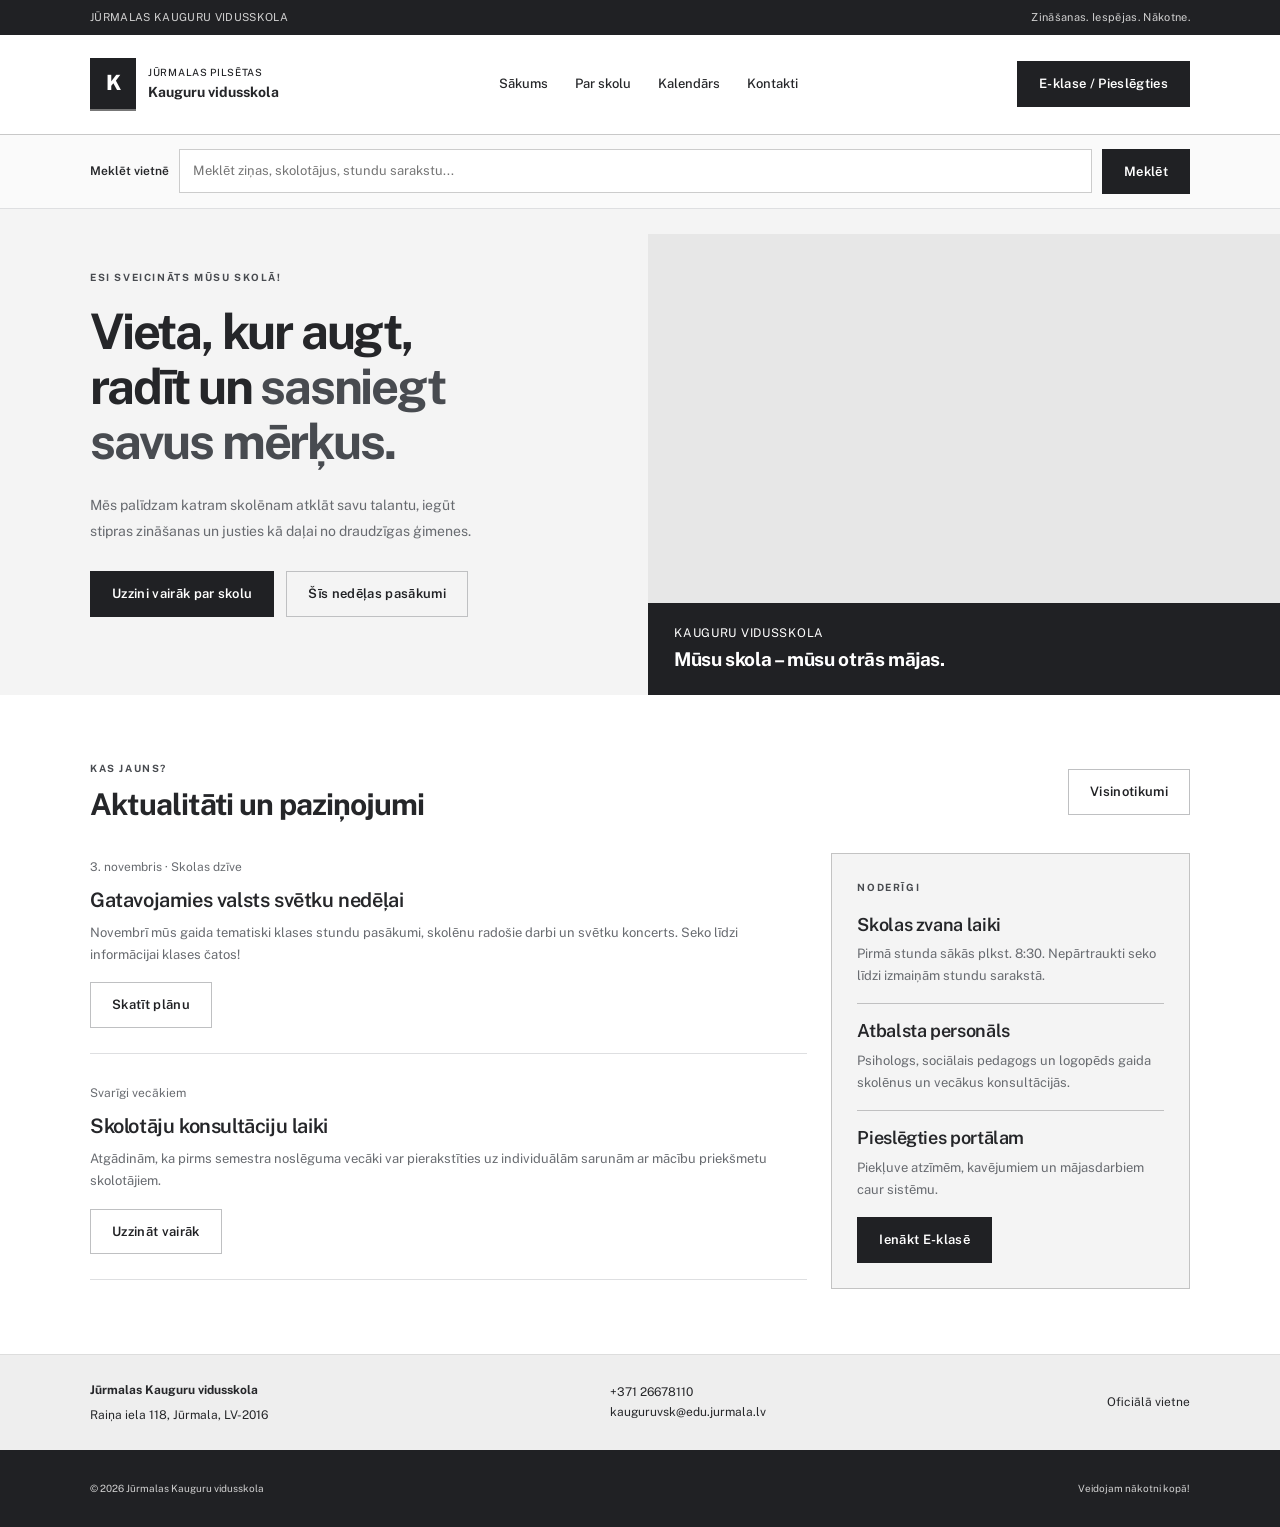
<file: index.html>
<!doctype html>
<html lang="lv">
    <head>
        <meta charset="utf-8" />
        <meta name="viewport" content="width=device-width, initial-scale=1" />
        <title>Sākums · Jūrmalas Kauguru vidusskola</title>
        <meta name="description" content="Jūrmalas Kauguru vidusskolas oficiālā mājaslapa – jaunumi, pasākumi un noderīga informācija." />
        <link href="https://cdn.jsdelivr.net/npm/bootstrap@5.3.3/dist/css/bootstrap.min.css" rel="stylesheet" />
        <link
            href="https://fonts.googleapis.com/css2?family=Public+Sans:wght@400;500;600;700;800&display=swap"
            rel="stylesheet"
        />
        <link rel="stylesheet" href="style.css" />
        <script src="main.js" defer></script>
    </head>
    <body>
        <a class="skip" href="#saturs">Pāriet uz saturu</a>
        
        <div class="utility">
            <div class="wrap">
                <span>JŪRMALAS KAUGURU VIDUSSKOLA</span>
                <span>Zināšanas. Iespējas. Nākotne.</span>
            </div>
        </div>

        <header>
            <div class="wrap navrow">
                <a href="index.html" aria-current="page" class="brand" aria-label="Kauguru vidusskola — sākums">
                    <span class="crest" aria-hidden="true">K</span>
                    <span><small>Jūrmalas pilsētas</small>Kauguru vidusskola</span>
                </a>
                <button class="menu" id="menu" aria-expanded="false" aria-controls="nav">Izvēlne</button>
                <nav class="links" id="nav" aria-label="Galvenā navigācija">
                    <a href="index.html">Sākums</a>
                    <a href="info.html">Par skolu</a>
                    <a href="kalendars.html">Kalendārs</a>
                    <a href="kon.html">Kontakti</a>
                </nav>
                <a class="btn primary" href="kon.html">E-klase / Pieslēgties</a>
            </div>
        </header>

        <aside class="site-search" aria-label="Vietnes meklēšana">
            <div class="wrap">
                <form class="searchform" id="siteSearch" role="search">
                    <label for="searchQuery">Meklēt vietnē</label>
                    <input
                        type="search"
                        id="searchQuery"
                        placeholder="Meklēt ziņas, skolotājus, stundu sarakstu..."
                        maxlength="120"
                        autocomplete="off"
                    />
                    <button class="btn primary" type="submit">Meklēt</button>
                    <button class="btn outline" type="button" id="clearSearch" hidden>Notīrīt</button>
                </form>
                <div class="searchresults" id="searchResults" hidden>
                    <div id="searchCount" class="searchcount" role="status" aria-live="polite"></div>
                    <div id="searchItems"></div>
                </div>
            </div>
        </aside>

        <main id="saturs">
            <div class="intro" id="sakums">
                <div class="wrap introgrid">
                    <div class="introcopy">
                        <div class="eyebrow">Esi sveicināts mūsu skolā!</div>
                        <h1>
                            Vieta, kur augt,<br />radīt un <span>sasniegt<br />savus mērķus.</span>
                        </h1>
                        <p>
                            Mēs palīdzam katram skolēnam atklāt savu talantu, iegūt stipras zināšanas un justies kā daļai no draudzīgas ģimenes.
                        </p>
                        <div class="actions">
                            <a class="btn primary" href="info.html">Uzzini vairāk par skolu</a>
                            <a class="btn outline" href="kalendars.html">Šīs nedēļas pasākumi</a>
                        </div>
                    </div>
                    <div
                        class="coast"
                        role="img"
                        aria-label="Kauguru vidusskolas ēka"
                    >
                        <div class="coastlabel">
                            KAUGURU VIDUSSKOLA<strong>Mūsu skola – mūsu otrās mājas.</strong>
                        </div>
                    </div>
                </div>
            </div>

            <section>
                <div class="wrap">
                    <div class="sectionhead">
                        <div>
                            <div class="eyebrow">Kas jauns?</div>
                            <h2>Aktualitāti un paziņojumi</h2>
                        </div>
                        <a class="btn outline" href="kalendars.html">Visinotikumi</a>
                    </div>

                    <div class="newsgrid">
                        <div>
                            <article class="newsitem">
                                <span class="quiet">3. novembris · Skolas dzīve</span>
                                <h3>Gatavojamies valsts svētku nedēļai</h3>
                                <p>
                                    Novembrī mūs gaida tematiski klases stundu pasākumi, skolēnu radošie darbi un svētku koncerts. Seko līdzi informācijai klases čatos!
                                </p>
                                <a href="kalendars.html" class="btn outline">Skatīt plānu</a>
                            </article>

                            <article class="newsitem">
                                <span class="quiet">Svarīgi vecākiem</span>
                                <h3 alt="Konsultāciju laiki">Skolotāju konsultāciju laiki</h3>
                                <p>
                                    Atgādinām, ka pirms semestra noslēguma vecāki var pierakstīties uz individuālām sarunām ar mācību priekšmetu skolotājiem.
                                </p>
                                <a href="info.html" class="btn outline">Uzzināt vairāk</a>
                            </article>
                        </div>

                        <aside class="notice">
                            <div class="eyebrow">Noderīgi</div>
                            <h3>Skolas zvana laiki</h3>
                            <p>Pirmā stunda sākās plkst. 8:30. Nepārtraukti seko līdzi izmaiņām stundu sarakstā.</p>
                            <hr />
                            <h3>Atbalsta personāls</h3>
                            <p>Psihologs, sociālais pedagogs un logopēds gaida skolēnus un vecākus konsultācijās.</p>
                            <hr />
                            <h3>Pieslēgties portālam</h3>
                            <p>Piekļuve atzīmēm, kavējumiem un mājasdarbiem caur sistēmu.</p>
                            <a href="kon.html" class="btn primary">Ienākt E-klasē</a>
                        </aside>
                    </div>
                </div>
            </section>
        </main>

        <div class="school-contact-strip">
            <div class="wrap">
                <div>
                    <strong>Jūrmalas Kauguru vidusskola</strong>
                    <p>Raiņa iela 118, Jūrmala, LV-2016</p>
                </div>
                <div>
                    <a href="tel:+37126678110">+371 26678110</a><br />
                    <a href="mailto:kauguruvsk@edu.jurmala.lv">kauguruvsk@edu.jurmala.lv</a>
                </div>
                <div>
                    <a href="https://kauguruvsk.lv/" target="_blank" rel="noopener noreferrer">Oficiālā vietne</a>
                </div>
            </div>
        </div>

        <footer>
            <div class="wrap">
                <span>© 2026 Jūrmalas Kauguru vidusskola</span>
                <span>Veidojam nākotni kopā!</span>
            </div>
        </footer>
    </body>
</html>
</file>
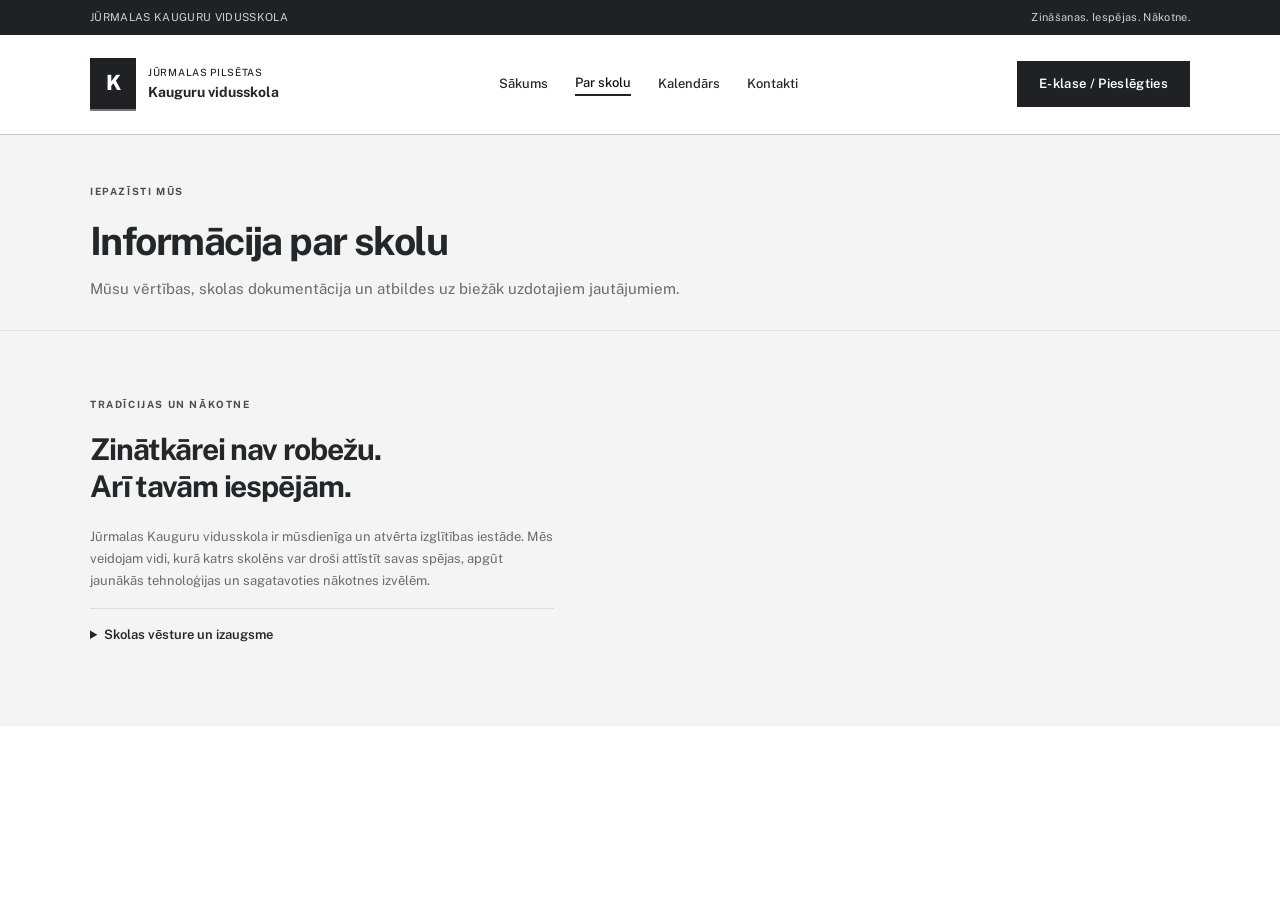
<file: info.html>
<!doctype html>
<html lang="lv">
    <head>
        <meta charset="utf-8" />
        <meta name="viewport" content="width=device-width, initial-scale=1" />
        <title>Par skolu · Jūrmalas Kauguru vidusskola</title>
        <meta name="description" content="Informācija par Jūrmalas Kauguru vidusskolu, vēsturi, dokumentiem un vadību." />
        <link href="https://cdn.jsdelivr.net/npm/bootstrap@5.3.3/dist/css/bootstrap.min.css" rel="stylesheet" />
        <link
            href="https://fonts.googleapis.com/css2?family=Public+Sans:wght@400;500;600;700;800&display=swap"
            rel="stylesheet"
        />
        <link rel="stylesheet" href="style.css" />
        <script src="main.js" defer></script>
    </head>
    <body>
        <a class="skip" href="#saturs">Pāriet uz saturu</a>
        
        <div class="utility">
            <div class="wrap">
                <span>JŪRMALAS KAUGURU VIDUSSKOLA</span>
                <span>Zināšanas. Iespējas. Nākotne.</span>
            </div>
        </div>

        <header>
            <div class="wrap navrow">
                <a href="index.html" class="brand" aria-label="Kauguru vidusskola — sākums">
                    <span class="crest" aria-hidden="true">K</span>
                    <span><small>Jūrmalas pilsētas</small>Kauguru vidusskola</span>
                </a>
                <button class="menu" id="menu" aria-expanded="false" aria-controls="nav">Izvēlne</button>
                <nav class="links" id="nav" aria-label="Galvenā navigācija">
                    <a href="index.html">Sākums</a>
                    <a href="info.html" aria-current="page">Par skolu</a>
                    <a href="kalendars.html">Kalendārs</a>
                    <a href="kon.html">Kontakti</a>
                </nav>
                <a class="btn primary" href="kon.html">E-klase / Pieslēgties</a>
            </div>
        </header>

        <main id="saturs">
            <div class="pageintro">
                <div class="wrap">
                    <div class="eyebrow">Iepazīsti mūs</div>
                    <h1>Informācija par skolu</h1>
                    <p>Mūsu vērtības, skolas dokumentācija un atbildes uz biežāk uzdotajiem jautājumiem.</p>
                </div>
            </div>

            <section class="about" id="par-skolu">
                <div class="wrap aboutgrid">
                    <div>
                        <div class="eyebrow">Tradīcijas un nākotne</div>
                        <h2>Zinātkārei nav robežu.<br />Arī tavām iespējām.</h2>
                        <p>
                            Jūrmalas Kauguru vidusskola ir mūsdienīga un atvērta izglītības iestāde. Mēs veidojam vidi, kurā katrs skolēns var droši attīstīt savas spējas, apgūt jaunākās tehnoloģijas un sagatavoties nākotnes izvēlēm.
                        </p>
                        
                        <details>
                            <summary>Skolas vēsture un izaugsme</summary>
                            <p>
                                Skola dibināta ar mērķi nodrošināt kvalitatīvu izglītību Kauguru apkaimē. Gadu gaitā esam izauguši par būtisku Jūrmalas izglītības centru, kurā apvienotas stipras akad
</file>
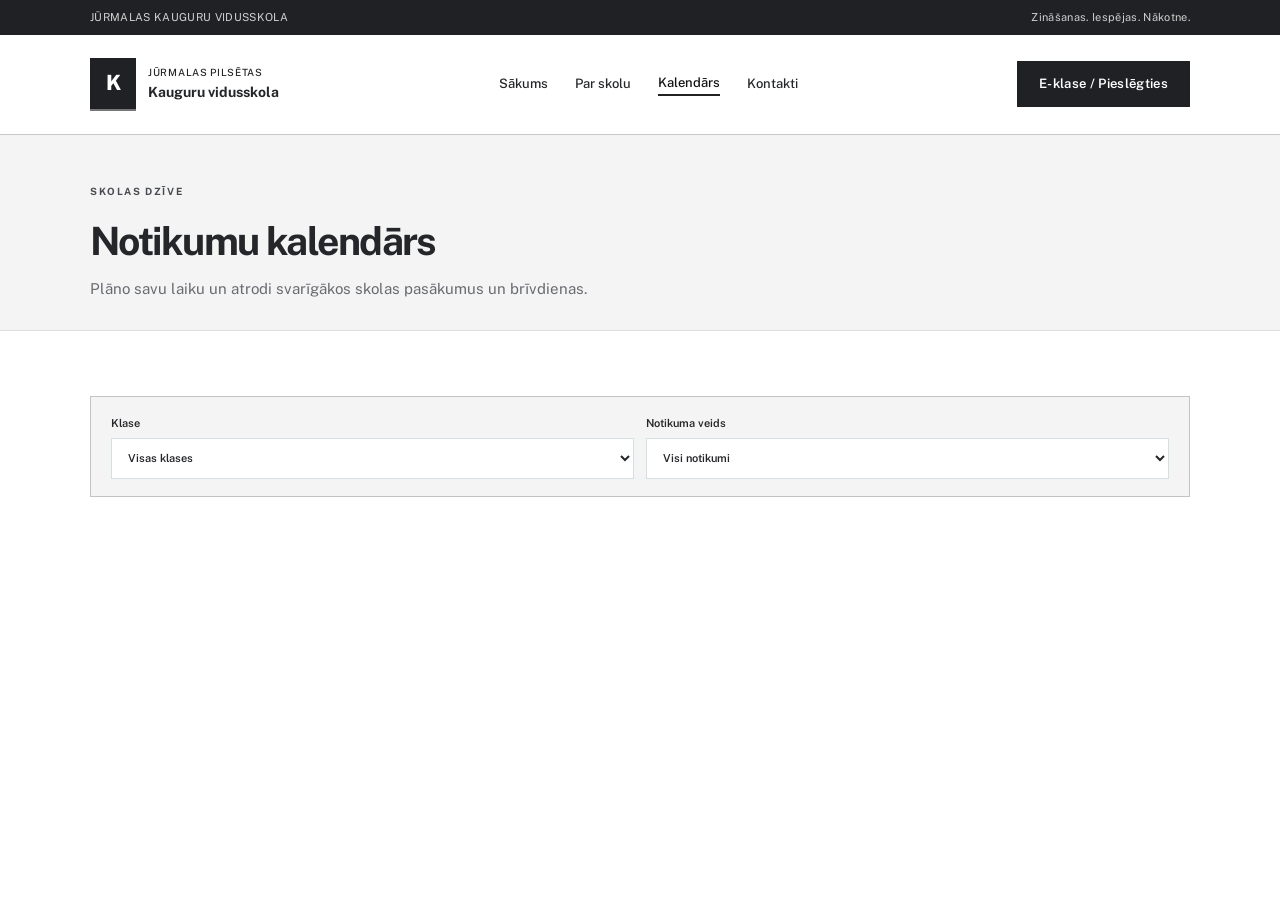
<file: kalendars.html>
<!doctype html>
<html lang="lv">
    <head>
        <meta charset="utf-8" />
        <meta name="viewport" content="width=device-width, initial-scale=1" />
        <title>Notikumu kalendārs · Jūrmalas Kauguru vidusskola</title>
        <meta name="description" content="Jūrmalas Kauguru vidusskolas pasākumu, svētku un brīvlaiku kalendārs." />
        <link href="https://cdn.jsdelivr.net/npm/bootstrap@5.3.3/dist/css/bootstrap.min.css" rel="stylesheet" />
        <link
            href="https://fonts.googleapis.com/css2?family=Public+Sans:wght@400;500;600;700;800&display=swap"
            rel="stylesheet"
        />
        <link rel="stylesheet" href="style.css" />
        <script src="main.js" defer></script>
    </head>
    <body>
        <a class="skip" href="#saturs">Pāriet uz saturu</a>

        <div class="utility">
            <div class="wrap">
                <span>JŪRMALAS KAUGURU VIDUSSKOLA</span>
                <span>Zināšanas. Iespējas. Nākotne.</span>
            </div>
        </div>

        <header>
            <div class="wrap navrow">
                <a href="index.html" class="brand" aria-label="Kauguru vidusskola — sākums">
                    <span class="crest" aria-hidden="true">K</span>
                    <span><small>Jūrmalas pilsētas</small>Kauguru vidusskola</span>
                </a>
                <button class="menu" id="menu" aria-expanded="false" aria-controls="nav">Izvēlne</button>
                <nav class="links" id="nav" aria-label="Galvenā navigācija">
                    <a href="index.html">Sākums</a>
                    <a href="info.html">Par skolu</a>
                    <a href="kalendars.html" aria-current="page">Kalendārs</a>
                    <a href="kon.html">Kontakti</a>
                </nav>
                <a class="btn primary" href="kon.html">E-klase / Pieslēgties</a>
            </div>
        </header>

        <main id="saturs">
            <div class="pageintro">
                <div class="wrap">
                    <div class="eyebrow">Skolas dzīve</div>
                    <h1>Notikumu kalendārs</h1>
                    <p>Plāno savu laiku un atrodi svarīgākos skolas pasākumus un brīvdienas.</p>
                </div>
            </div>

            <section>
                <div class="wrap">
                    <div class="filters">
                        <label>
                            Klase
                            <select id="classFilter">
                                <option value="all">Visas klases</option>
                                <option value="1–4">1.–4. klase</option>
                                <option value="5–9">5.–9. klase</option>
                                <option value="10–12">10.–12. klase</option>
                            </select>
                        </label>
                        <label>
                            Notikuma veids
                            <select id="typeFilter">
                                <option value="all">Visi notikumi</option>
                                <option value="pasakums">Skolas pasākums</option>
                                <option value="svetki">Svētki</option>
                                <option value="sapulce">Vecāku sapulce</option>
                                <option value="brivlaiks">Brīvlaiks</option>
                            </select>
</file>
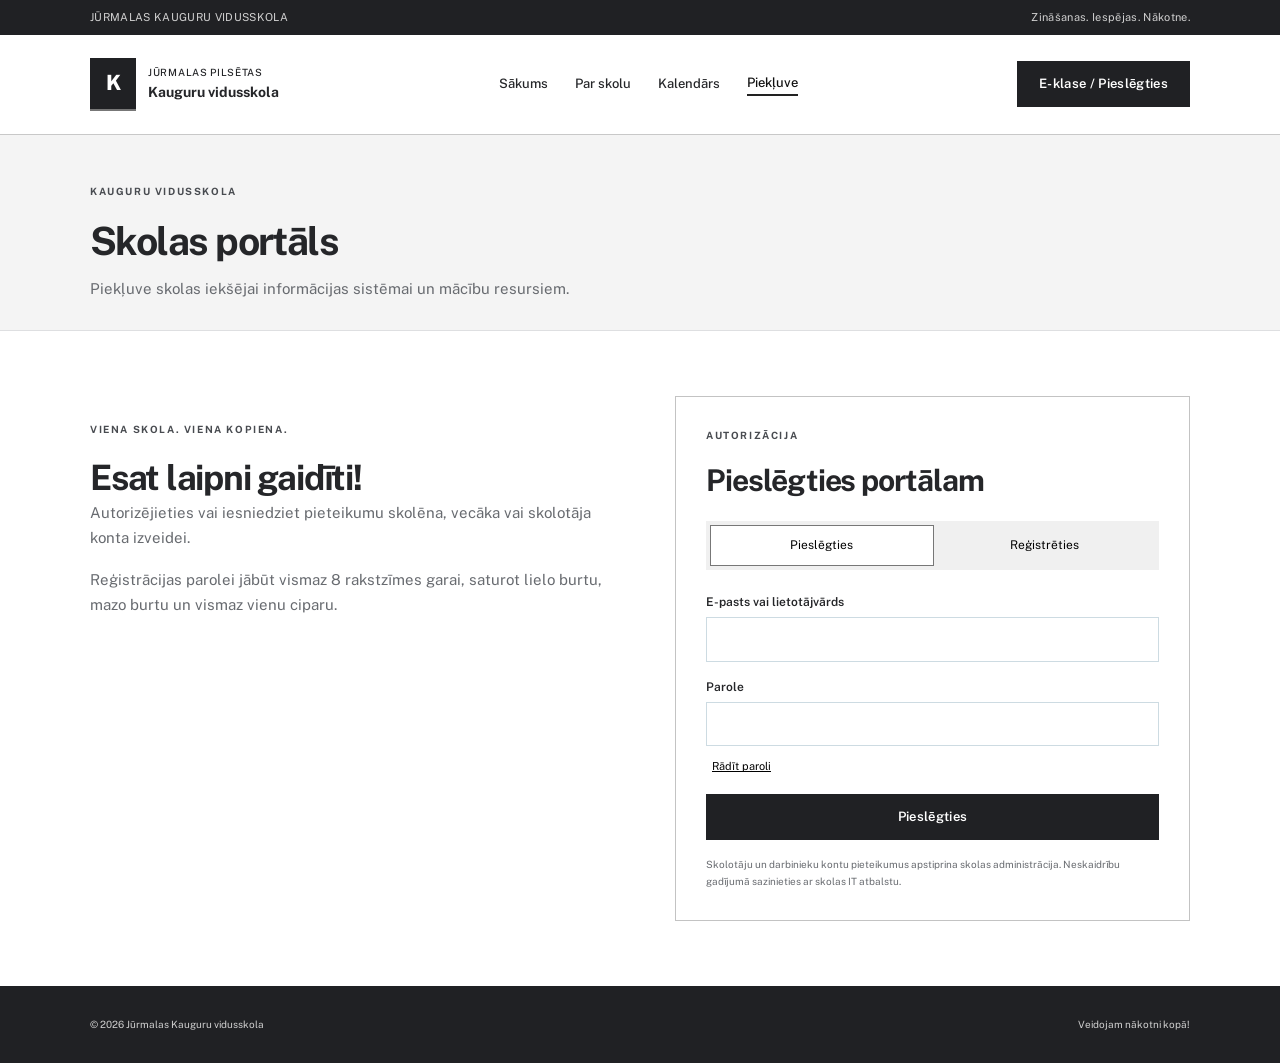
<file: kon.html>
<!doctype html>
<html lang="lv">
    <head>
        <meta charset="utf-8" />
        <meta name="viewport" content="width=device-width, initial-scale=1" />
        <title>Piekļuve portālam · Jūrmalas Kauguru vidusskola</title>
        <meta name="description" content="Jūrmalas Kauguru vidusskolas portāla piekļuves un autorizācijas lapa." />
        <link href="https://cdn.jsdelivr.net/npm/bootstrap@5.3.3/dist/css/bootstrap.min.css" rel="stylesheet" />
        <link
            href="https://fonts.googleapis.com/css2?family=Public+Sans:wght@400;500;600;700;800&display=swap"
            rel="stylesheet"
        />
        <link rel="stylesheet" href="style.css" />
        <script src="main.js" defer></script>
    </head>
    <body>
        <a class="skip" href="#saturs">Pāriet uz saturu</a>

        <div class="utility">
            <div class="wrap">
                <span>JŪRMALAS KAUGURU VIDUSSKOLA</span>
                <span>Zināšanas. Iespējas. Nākotne.</span>
            </div>
        </div>

        <header>
            <div class="wrap navrow">
                <a href="index.html" class="brand" aria-label="Kauguru vidusskola — sākums">
                    <span class="crest" aria-hidden="true">K</span>
                    <span><small>Jūrmalas pilsētas</small>Kauguru vidusskola</span>
                </a>
                <button class="menu" id="menu" aria-expanded="false" aria-controls="nav">Izvēlne</button>
                <nav class="links" id="nav" aria-label="Galvenā navigācija">
                    <a href="index.html">Sākums</a>
                    <a href="info.html">Par skolu</a>
                    <a href="kalendars.html">Kalendārs</a>
                    <a href="kon.html" aria-current="page">Piekļuve</a>
                </nav>
                <a class="btn primary" href="kon.html">E-klase / Pieslēgties</a>
            </div>
        </header>

        <main id="saturs">
            <div class="pageintro">
                <div class="wrap">
                    <div class="eyebrow">Kauguru vidusskola</div>
                    <h1>Skolas portāls</h1>
                    <p>Piekļuve skolas iekšējai informācijas sistēmai un mācību resursiem.</p>
                </div>
            </div>

            <section>
                <div class="wrap authlayout">
                    <div class="authaside">
                        <div class="eyebrow">Viena skola. Viena kopiena.</div>
                        <h2>Esat laipni gaidīti!</h2>
                        <p>Autorizējieties vai iesniedziet pieteikumu skolēna, vecāka vai skolotāja konta izveidei.</p>
                        <p>
                            Reģistrācijas parolei jābūt vismaz 8 rakstzīmes garai, saturot lielo burtu, mazo burtu un vismaz vienu ciparu.
                        </p>
                    </div>

                    <div class="authcard" id="auth">
                        <div class="eyebrow">Autorizācija</div>
                        <h2 id="authTitle">Pieslēgties portālam</h2>

                        <div class="tabs" role="group" aria-label="Piekļuves veids">
                            <button type="button" class="selected" id="loginTab" aria-pressed="true">Pieslēgties</button>
                            <button type="button" id="registerTab" aria-pressed="false">Reģistrēties</button>
                        </div>

                        <form id="authForm" novalidate>
                            <label class="field hidden" id="nameWrap">
                                Vārds un uzvārds
                                <input id="fullName" autocomplete="name" disabled />
                                <span class="error" id="nameError"></span>
                            </label>

                            <label class="field">
                                E-pasts vai lietotājvārds
                                <input
                                    id="identity"
                                    autocomplete="username"
                                    required
                                    aria-describedby="identityError"
                                />
                                <span class="error" id="identityError"></span>
                            </label>

                            <label class="field">
                                Parole
                                <input
                                    id="password"
                                    type="password"
                                    autocomplete="current-password"
                                    required
                                    aria-describedby="passwordError"
                                />
                                <span class="error" id="passwordError"></span>
                            </label>

                            <div class="passwordtools">
                                <button type="button" id="showPassword" aria-pressed="false">Rādīt paroli</button>
                                <span class="strength" id="strength" aria-live="polite"></span>
                            </div>

                            <label class="field hidden" id="confirmWrap">
                                Atkārtojiet paroli
                                <input
                                    id="confirmPassword"
                                    type="password"
                                    autocomplete="new-password"
                                    disabled
                                    aria-describedby="confirmError"
                                />
                                <span class="error" id="confirmError"></span>
                            </label>

                            <label class="field hidden" id="roleWrap">
                                Loma
                                <select id="role" disabled>
                                    <option value="student">Skolēns</option>
                                    <option value="parent">Vecāks</option>
                                    <option value="teacher">Skolotājs</option>
                                </select>
                            </label>

                            <label class="consent hidden" id="consentWrap">
                                <input type="checkbox" id="consent" disabled />
                                <span>Piekrītu noteikumiem un personas datu apstrādei skolas konta izveidei.</span>
                            </label>
                            <span class="error" id="consentError"></span>

                            <button class="btn primary w-100" type="submit" id="submitAuth">Pieslēgties</button>
                            <div id="authStatus" class="status hidden" role="status"></div>

                            <p class="formnote">
                                Skolotāju un darbinieku kontu pieteikumus apstiprina skolas administrācija. Neskaidrību gadījumā sazinieties ar skolas IT atbalstu.
                            </p>
                        </form>
                    </div>
                </div>
            </section>
        </main>

        <footer>
            <div class="wrap">
                <span>© 2026 Jūrmalas Kauguru vidusskola</span>
                <span>Veidojam nākotni kopā!</span>
            </div>
        </footer>
    </body>
</html>
</file>
<file: style.css>
:root {
    --navy: #143f58;
    --blue: #176388;
    --sky: #eaf4f8;
    --orange: #efb65e;
    --ink: #193b4d;
    --muted: #647a86;
    --line: #dce7eb;
    --white: #fff;
}
* {
    box-sizing: border-box;
}
html {
    scroll-behavior: smooth;
    scroll-padding-top: 30px;
}
body {
    margin: 0;
    color: var(--ink);
    font:
        15px/1.7 "Public Sans",
        sans-serif;
    background: #fff;
}
a {
    color: inherit;
    text-decoration: none;
}
a:hover {
    color: var(--blue);
}
button,
input,
select {
    font: inherit;
}
button,
a,
input,
select {
    outline-offset: 4px;
}
button {
    cursor: pointer;
}
.wrap {
    width: min(1100px, calc(100% - 80px));
    margin: auto;
}
.utility {
    background: var(--navy);
    color: #e2edf1;
    font-size: 11px;
    letter-spacing: 0.03em;
    padding: 8px 0;
}
.utility .wrap,
.navrow,
.links,
.actions,
.sectionhead {
    display: flex;
    align-items: center;
    justify-content: space-between;
}
.utility a {
    color: #fff;
}
.navrow {
    min-height: 99px;
    gap: 25px;
}
.brand {
    display: flex;
    align-items: center;
    gap: 12px;
    line-height: 1.35;
    font-size: 14px;
    font-weight: 700;
}
.brand small {
    display: block;
    font-size: 10px;
    letter-spacing: 0.07em;
    text-transform: uppercase;
    font-weight: 500;
    margin-bottom: 4px;
}
.crest {
    width: 46px;
    height: 53px;
    background: var(--navy);
    color: #fff;
    border-radius: 0;
    display: grid;
    place-items: center;
    font-size: 21px;
    font-weight: 800;
    border-bottom: 4px solid var(--orange);
}
.links {
    gap: 27px;
    font-size: 13px;
    font-weight: 500;
}
.links a:first-child {
    color: var(--blue);
}
.btn {
    border-radius: 0;
    padding: 12px 21px;
    font-size: 13px;
    font-weight: 600;
    line-height: 1.5;
}
.primary {
    background: var(--navy);
    color: #fff;
    border: 1px solid var(--navy);
}
.primary:hover {
    background: #24677f;
    color: #fff;
}
.outline {
    border: 1px solid #bdcfd7;
    color: var(--navy);
    background: transparent;
}
.outline:hover {
    background: var(--sky);
}
.menu {
    display: none;
}
.intro {
    background: #edf5f7;
    overflow: hidden;
}
.introgrid {
    display: grid;
    grid-template-columns: 1.03fr 1fr;
    min-height: 486px;
}
.introcopy {
    padding: 60px 45px 58px 0;
}
.eyebrow {
    font-size: 10px;
    letter-spacing: 0.16em;
    text-transform: uppercase;
    font-weight: 700;
    color: var(--blue);
    margin-bottom: 18px;
}
.intro h1 {
    font-size: 49px;
    letter-spacing: -0.045em;
    line-height: 1.12;
    font-weight: 700;
    margin: 0 0 23px;
}
.intro h1 span {
    color: var(--blue);
}
.intro p {
    color: #607986;
    max-width: 410px;
    font-size: 14px;
    line-height: 1.9;
    margin-bottom: 26px;
}
.actions {
    justify-content: flex-start;
    gap: 12px;
}
.coast {
    position: relative;
    min-height: 400px;
    background: url("https://framerusercontent.com/assets/2wxZeVNtLOBZmaryfjyP60iuUA.png") center/cover;
    border-radius: 0;
    margin: 25px calc((1100px - 100vw) / 2) 0 0;
    overflow: hidden;
}
.coast:after {
    content: "";
    position: absolute;
    inset: 0;
    background: linear-gradient(0deg, rgba(12, 51, 70, 0.5), transparent 60%);
}
.coastlabel {
    position: absolute;
    bottom: 30px;
    left: 32px;
    color: #fff;
    z-index: 1;
    font-size: 12px;
    letter-spacing: 0.06em;
}
.coastlabel strong {
    display: block;
    font-size: 22px;
    letter-spacing: -0.02em;
}
.quick {
    border-bottom: 1px solid var(--line);
}
.quickgrid {
    display: grid;
    grid-template-columns: repeat(3, 1fr);
}
.quick a,
.quick button {
    padding: 26px 22px;
    background: none;
    border: 0;
    text-align: left;
    display: flex;
    align-items: center;
    gap: 15px;
    color: var(--ink);
}
.quick a + *,
.quick button {
    border-left: 1px solid var(--line);
}
.quick b {
    font-size: 13px;
    display: block;
}
.quick small {
    font-size: 11px;
    color: var(--muted);
}
.mark {
    background: var(--sky);
    width: 36px;
    height: 36px;
    display: grid;
    place-items: center;
    border-radius: 0;
    font-size: 12px;
    color: var(--blue);
    font-weight: 700;
    flex-shrink: 0;
}
section {
    padding: 65px 0;
}
.sectionhead {
    margin-bottom: 29px;
    gap: 24px;
}
h2 {
    font-size: 30px;
    letter-spacing: -0.035em;
    font-weight: 700;
    line-height: 1.25;
    margin: 0;
}
h3 {
    font-size: 18px;
    font-weight: 600;
    letter-spacing: -0.02em;
}
.sectionhead .eyebrow {
    margin-bottom: 9px;
}
.quiet {
    font-size: 12px;
    color: var(--muted);
}
.filters {
    display: flex;
    align-items: end;
    gap: 12px;
    padding: 17px 20px;
    background: #f5f8fa;
    border: 1px solid var(--line);
    border-radius: 0;
    margin-bottom: 23px;
}
.filters label {
    font-size: 11px;
    flex: 1;
    font-weight: 600;
}
.filters select,
.filters input {
    display: block;
    width: 100%;
    background: white;
    border: 1px solid #d5e0e5;
    border-radius: 0;
    padding: 9px 12px;
    margin-top: 5px;
    color: var(--ink);
    min-height: 41px;
}
.events {
    display: grid;
    grid-template-columns: repeat(3, 1fr);
    gap: 20px;
}
.event {
    border: 1px solid var(--line);
    border-radius: 0;
    padding: 23px;
    transition: box-shadow 0.2s;
}
.event:hover {
    box-shadow: 0 8px 25px #153e5810;
}
.eventtop {
    display: flex;
    justify-content: space-between;
    align-items: start;
    margin-bottom: 24px;
}
.date {
    background: var(--sky);
    padding: 9px 15px;
    text-align: center;
    border-radius: 0;
    line-height: 1.2;
    font-weight: 700;
    font-size: 25px;
}
.date small {
    display: block;
    font-weight: 500;
    font-size: 10px;
    text-transform: uppercase;
    margin-top: 5px;
}
.pill {
    background: #eef5ee;
    color: #437251;
    font-size: 9px;
    font-weight: 600;
    padding: 4px 8px;
    border-radius: 0;
}
.pill.orange {
    background: #fcf2e4;
    color: #98631f;
}
.event h3 {
    font-size: 16px;
    margin-bottom: 10px;
}
.event p {
    font-size: 12px;
    color: var(--muted);
    margin: 0 0 18px;
}
.eventfoot {
    font-size: 11px;
    border-top: 1px solid var(--line);
    padding-top: 14px;
    display: flex;
    justify-content: space-between;
    color: var(--muted);
}
.sample {
    font-size: 10px;
    color: var(--muted);
    margin-top: 15px;
}
.about {
    background: #f3f7f9;
}
.aboutgrid {
    display: grid;
    grid-template-columns: 0.9fr 1.1fr;
    gap: 70px;
}
.about p {
    font-size: 13px;
    color: var(--muted);
    margin-top: 20px;
}
.values {
    display: grid;
    gap: 22px;
}
.value {
    display: flex;
    gap: 18px;
}
.value .mark {
    width: 41px;
    height: 41px;
    background: #fff;
    border: 1px solid var(--line);
}
.value h3 {
    font-size: 15px;
    margin-bottom: 5px;
}
.value p {
    margin: 0;
    font-size: 12px;
}
.about details {
    border-top: 1px solid var(--line);
    padding: 15px 0;
    font-size: 13px;
}
.about summary {
    cursor: pointer;
    font-weight: 600;
}
.contactgrid {
    display: grid;
    grid-template-columns: 1fr 1fr;
    gap: 55px;
}
.contact p {
    font-size: 13px;
    color: var(--muted);
}
.contactbox {
    padding: 24px;
    background: var(--sky);
    border-radius: 0;
}
.contactbox h3 {
    margin-bottom: 15px;
}
.map {
    border: 0;
    width: 100%;
    height: 235px;
    border-radius: 0;
    background: #edf3f5;
}
.portal {
    padding: 30px 0;
    background: var(--navy);
    color: white;
}
.portal .wrap {
    display: flex;
    justify-content: space-between;
    align-items: center;
    gap: 25px;
}
.portal h2 {
    font-size: 23px;
}
.portal p {
    font-size: 12px;
    color: #c0d7e2;
    margin: 8px 0 0;
}
.gold {
    background: var(--orange);
    color: var(--navy);
    border: 0;
}
.gold:hover {
    background: #f3c77f;
}
footer {
    padding: 30px 0;
    background: #103347;
    color: #b9d1dd;
    font-size: 10px;
}
footer .wrap {
    display: flex;
    justify-content: space-between;
    gap: 20px;
}
dialog {
    border: 0;
    border-radius: 0;
    padding: 32px;
    width: min(440px, calc(100% - 32px));
    max-height: 90vh;
    box-shadow: 0 25px 100px #102e4a40;
    color: var(--ink);
}
dialog::backdrop {
    background: #0e2e48aa;
    backdrop-filter: blur(4px);
}
dialog h2 {
    font-size: 26px;
}
.close {
    float: right;
    background: transparent;
    border: 0;
    font-size: 12px;
    padding: 4px 0 8px 12px;
}
.tabs {
    display: flex;
    background: var(--sky);
    border-radius: 0;
    padding: 4px;
    margin: 22px 0;
}
.tabs button {
    flex: 1;
    border: 0;
    background: none;
    border-radius: 0;
    padding: 9px;
    font-size: 12px;
}
.tabs .selected {
    background: white;
    box-shadow: 0 1px 4px #163a4a15;
}
.field {
    display: block;
    font-size: 12px;
    font-weight: 600;
    margin-bottom: 15px;
}
.field input,
.field select {
    display: block;
    width: 100%;
    border: 1px solid #cddbe2;
    border-radius: 0;
    padding: 11px;
    margin-top: 5px;
}
.field input[aria-invalid="true"] {
    border-color: #b83333;
}
.error {
    color: #a22525;
    font-size: 11px;
    display: block;
    min-height: 0;
}
.consent {
    font-size: 11px;
    display: flex;
    gap: 9px;
    align-items: start;
    margin-bottom: 18px;
}
.consent input {
    margin-top: 5px;
}
.formnote {
    font-size: 10px;
    color: var(--muted);
    margin: 16px 0 0;
}
.status {
    font-size: 12px;
    background: var(--sky);
    padding: 12px;
    border-radius: 0;
    margin-top: 12px;
}
.hidden,
[hidden] {
    display: none !important;
}
.empty {
    grid-column: 1/-1;
    padding: 30px;
    text-align: center;
    color: var(--muted);
}
.skip {
    position: absolute;
    left: -9999px;
}
.skip:focus {
    left: 20px;
    top: 10px;
    background: #fff;
    padding: 10px;
    z-index: 10;
}
@media (min-width: 1180px) {
    .coast {
        margin-right: calc((1100px - 100vw) / 2);
    }
}
@media (max-width: 1179px) {
    .coast {
        margin-right: -40px;
    }
    .links {
        gap: 18px;
    }
    .intro h1 {
        font-size: 44px;
    }
}
@media (max-width: 850px) {
    .wrap {
        width: calc(100% - 40px);
    }
    .navrow {
        min-height: 84px;
        flex-wrap: wrap;
        padding: 18px 0;
    }
    .links {
        display: none;
        width: 100%;
        flex-direction: column;
        align-items: stretch;
        padding: 15px 0;
    }
    .links.open {
        display: flex;
    }
    .menu {
        display: block;
        margin-left: auto;
        font-size: 12px;
        border: 1px solid var(--line);
        border-radius: 0;
        padding: 8px 14px;
        background: white;
    }
    .navrow > .primary {
        display: none;
    }
    .introgrid {
        grid-template-columns: 1fr 1fr;
    }
    .introcopy {
        padding: 42px 22px 42px 0;
    }
    .intro h1 {
        font-size: 36px;
    }
    .coast {
        margin-right: -20px;
        border-radius: 0;
    }
    .events {
        gap: 12px;
    }
    .event {
        padding: 16px;
    }
    .aboutgrid {
        gap: 30px;
    }
    .actions {
        flex-wrap: wrap;
    }
    .quick a,
    .quick button {
        padding: 20px 12px;
    }
    .contactgrid {
        gap: 25px;
    }
}
@media (max-width: 600px) {
    .utility .wrap span:last-child {
        display: none;
    }
    .introgrid,
    .aboutgrid,
    .contactgrid {
        grid-template-columns: 1fr;
    }
    .introcopy {
        padding: 38px 0;
    }
    .intro h1 {
        font-size: 40px;
        max-width: 360px;
    }
    .coast {
        height: 270px;
        min-height: 0;
        margin: 0 -20px 0 0;
        border-radius: 0;
    }
    .quickgrid {
        grid-template-columns: 1fr;
    }
    .quick a + *,
    .quick button {
        border-left: 0;
        border-top: 1px solid var(--line);
    }
    .quick a,
    .quick button {
        padding: 15px 0;
    }
    .quick small {
        display: block;
    }
    .events {
        grid-template-columns: 1fr;
    }
    .sectionhead {
        align-items: start;
        flex-direction: column;
        gap: 10px;
    }
    .filters {
        flex-wrap: wrap;
        padding: 15px;
    }
    .filters label {
        flex: 1 1 40%;
    }
    .filters .btn {
        width: 100%;
    }
    section {
        padding: 42px 0;
    }
    h2 {
        font-size: 27px;
    }
    .aboutgrid {
        gap: 30px;
    }
    .portal .wrap,
    footer .wrap {
        flex-direction: column;
        align-items: start;
    }
    .portal .btn {
        width: 100%;
    }
    .contactgrid {
        gap: 22px;
    }
    .eventtop {
        margin-bottom: 18px;
    }
}
@media (prefers-reduced-motion: reduce) {
    html {
        scroll-behavior: auto;
    }
    * {
        transition: none !important;
    }
}

:root {
    --navy: #202124;
    --blue: #484b50;
    --sky: #f0f0f0;
    --orange: #dedede;
    --ink: #252629;
    --muted: #686b70;
    --line: #dedfe1;
}
.utility,
footer {
    background: #202124;
    color: #d1d1d1;
}
.intro,
.about,
.filters {
    background: #f4f4f4;
}
.coast {
    filter: grayscale(1);
}
.intro p {
    color: #686b70;
}
.primary:hover {
    background: #444;
}
.outline {
    border-color: #bfc0c2;
}
.pill,
.pill.orange {
    background: #efefef;
    color: #505050;
}
.portal p {
    color: #ccc;
}
.gold:hover {
    background: #fff;
}
.map {
    filter: grayscale(1);
}
.links a:first-child {
    color: inherit;
}
.links a[aria-current="page"] {
    color: #111;
    border-bottom: 2px solid #222;
}
.pageintro {
    padding: 48px 0 28px;
    background: #f4f4f4;
    border-bottom: 1px solid var(--line);
}
.pageintro h1 {
    font-size: 39px;
    letter-spacing: -0.04em;
    font-weight: 700;
}
.pageintro p {
    color: var(--muted);
    margin: 12px 0 0;
}
.newsgrid {
    display: grid;
    grid-template-columns: 2fr 1fr;
    gap: 24px;
}
.newsitem {
    padding: 25px 0;
    border-bottom: 1px solid var(--line);
}
.newsitem:first-child {
    padding-top: 0;
}
.newsitem h3 {
    font-size: 20px;
    margin: 10px 0;
}
.newsitem p {
    color: var(--muted);
    font-size: 13px;
}
.notice {
    background: #f4f4f4;
    border: 1px solid var(--line);
    padding: 25px;
    border-radius: 0;
}
.notice p {
    font-size: 13px;
    color: var(--muted);
}
.document {
    padding: 18px 0;
    border-bottom: 1px solid var(--line);
    display: flex;
    justify-content: space-between;
    gap: 15px;
    font-size: 13px;
}
.document span {
    font-size: 11px;
    color: var(--muted);
}
.faq details {
    padding: 18px 0;
    border-bottom: 1px solid var(--line);
}
.faq summary {
    font-weight: 600;
    cursor: pointer;
}
.faq p {
    font-size: 13px;
    margin: 12px 0 0;
    color: var(--muted);
}
.calendarbar {
    display: flex;
    align-items: center;
    justify-content: space-between;
    margin: 25px 0;
}
.calendarbar h2 {
    font-size: 23px;
    text-transform: capitalize;
}
.calendarwrap {
    overflow-x: auto;
    border: 1px solid var(--line);
    border-radius: 0;
}
.calendar {
    display: grid;
    grid-template-columns: repeat(7, minmax(0, 1fr));
    min-width: 660px;
}
.weekday {
    padding: 13px 8px;
    text-align: center;
    background: #f3f3f3;
    font-size: 11px;
    font-weight: 600;
    border-bottom: 1px solid var(--line);
}
.day {
    min-height: 115px;
    padding: 10px;
    border-right: 1px solid var(--line);
    border-bottom: 1px solid var(--line);
    font-size: 12px;
}
.day:nth-child(7n) {
    border-right: 0;
}
.day.blank {
    background: #fafafa;
}
.day.today {
    box-shadow: inset 0 0 0 2px #444;
}
.dayevent {
    display: block;
    background: #ededee;
    border: 1px solid #ddd;
    border-left: 3px solid #555;
    border-radius: 0;
    padding: 5px;
    margin-top: 7px;
    font-size: 10px;
    line-height: 1.4;
}
.calendar-list {
    margin-top: 25px;
}
.authlayout {
    display: grid;
    grid-template-columns: 1fr 1fr;
    gap: 70px;
    align-items: start;
}
.authcard {
    border: 1px solid var(--line);
    border-radius: 0;
    padding: 30px;
    background: #fff;
}
.authaside {
    padding: 25px 0;
}
.authaside h2 {
    font-size: 35px;
}
.authaside p {
    color: var(--muted);
}
.passwordtools {
    display: flex;
    justify-content: space-between;
    gap: 12px;
    margin: -5px 0 17px;
    font-size: 11px;
}
.passwordtools button {
    background: none;
    border: 0;
    text-decoration: underline;
}
.strength {
    font-size: 11px;
    color: var(--muted);
}
.error {
    color: #8b2020;
}
@media (max-width: 650px) {
    .newsgrid,
    .authlayout {
        grid-template-columns: 1fr;
    }
    .authlayout {
        gap: 20px;
    }
    .authaside h2 {
        font-size: 29px;
    }
    .authcard {
        padding: 22px;
    }
    .calendarbar {
        gap: 8px;
    }
    .calendarbar .btn {
        padding: 9px 12px;
    }
    .calendarbar h2 {
        font-size: 18px;
    }
    .pageintro h1 {
        font-size: 31px;
    }
}

.staffgrid {
    display: grid;
    grid-template-columns: 1.2fr 1fr;
    gap: 45px;
    margin-top: 30px;
}
.staffrow {
    padding: 15px 0;
    border-bottom: 1px solid #ddd;
    display: flex;
    flex-direction: column;
    gap: 3px;
}
.staffrow strong {
    font-size: 14px;
}
.staffrow span {
    font-size: 12px;
    color: #686b70;
}
.school-contact-strip {
    background: #eee;
    border-top: 1px solid #ddd;
    padding: 25px 0;
    font-size: 12px;
}
.school-contact-strip .wrap {
    display: flex;
    justify-content: space-between;
    align-items: center;
    gap: 25px;
}
.school-contact-strip p {
    margin: 5px 0 0;
}
.contact a:not(.btn),
.sample a {
    text-decoration: underline;
    text-underline-offset: 3px;
}
.contactbox a {
    overflow-wrap: anywhere;
}
@media (max-width: 650px) {
    .staffgrid {
        grid-template-columns: 1fr;
        gap: 30px;
    }
    .school-contact-strip .wrap {
        flex-direction: column;
        align-items: flex-start;
        gap: 15px;
    }
}


:root {
    --bs-border-radius: 0;
    --bs-border-radius-sm: 0;
    --bs-border-radius-lg: 0;
    --bs-border-radius-xl: 0;
    --bs-border-radius-xxl: 0;
    --bs-border-radius-pill: 0;
}
*,
*::before,
*::after {
    border-radius: 0 !important;
}
header {
    border-bottom: 1px solid #c8c8c8;
}
.btn {
    letter-spacing: 0.025em;
}
.event:hover {
    box-shadow: none;
    border-color: #737373;
}
.tabs .selected {
    box-shadow: none;
    border: 1px solid #777;
}
.crest {
    border-bottom: 2px solid #777;
}
.notice,
.authcard,
.filters,
.calendarwrap {
    border-color: #c3c3c3;
}
.coast {
    background-image: url("https://framerusercontent.com/assets/2wxZeVNtLOBZmaryfjyP60iuUA.png");
    background-size: contain;
    background-position: center top;
    background-repeat: no-repeat;
    background-color: #e7e7e7;
    filter: none;
}
.coast::after {
    display: none;
}
.coastlabel {
    left: 0;
    right: 0;
    bottom: 0;
    background: #202124;
    padding: 20px 26px;
    color: #fff;
}
.coastlabel strong {
    font-size: 19px;
}
@media (max-width: 600px) {
    .coast {
        height: auto;
        min-height: 290px;
        aspect-ratio: auto;
        background-size: 100% auto;
    }
    .coastlabel {
        padding: 16px 20px;
    }
    .coastlabel strong {
        font-size: 17px;
    }
}

.site-search {
    border-bottom: 1px solid #dedfe1;
    background: #fafafa;
    padding: 14px 0;
}
.searchform {
    display: flex;
    gap: 10px;
    align-items: center;
}
.searchform label {
    font-size: 12px;
    font-weight: 600;
    white-space: nowrap;
}
.searchform input {
    min-width: 0;
    flex: 1;
    padding: 10px 13px;
    border: 1px solid #ccc;
    border-radius: 0;
    background: white;
    font-size: 13px;
}
.searchresults {
    padding-top: 18px;
}
.searchresult {
    display: block;
    padding: 15px 0;
    border-top: 1px solid #ddd;
}
.searchresult strong {
    font-size: 14px;
}
.searchresult p {
    font-size: 12px;
    color: #686b70;
    margin: 5px 0;
}
.searchresult small {
    font-size: 10px;
    color: #686b70;
}
.searchcount {
    font-size: 12px;
    margin-bottom: 10px;
}
.searchform button {
    white-space: nowrap;
}
@media (max-width: 600px) {
    .searchform {
        flex-wrap: wrap;
    }
    .searchform label {
        width: 100%;
    }
    .searchform .btn {
        padding: 10px 13px;
    }
}
</file>
